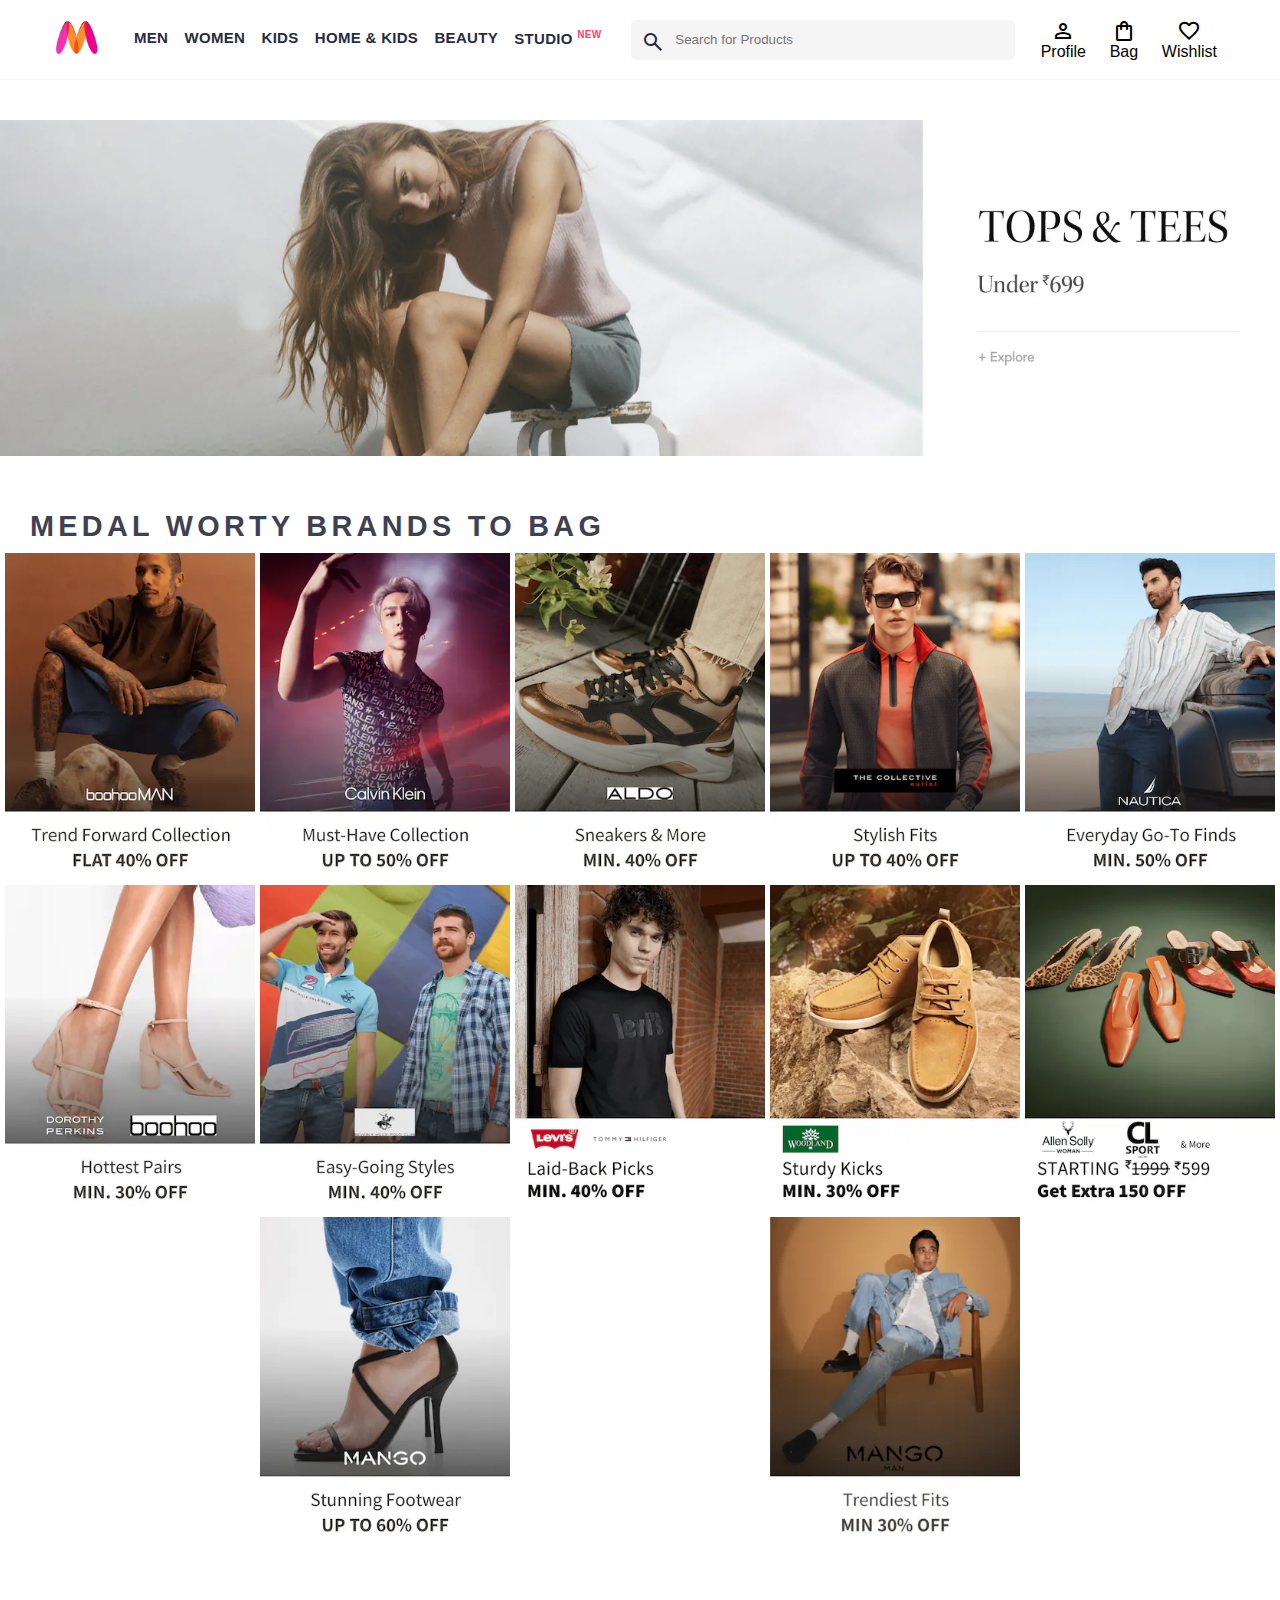
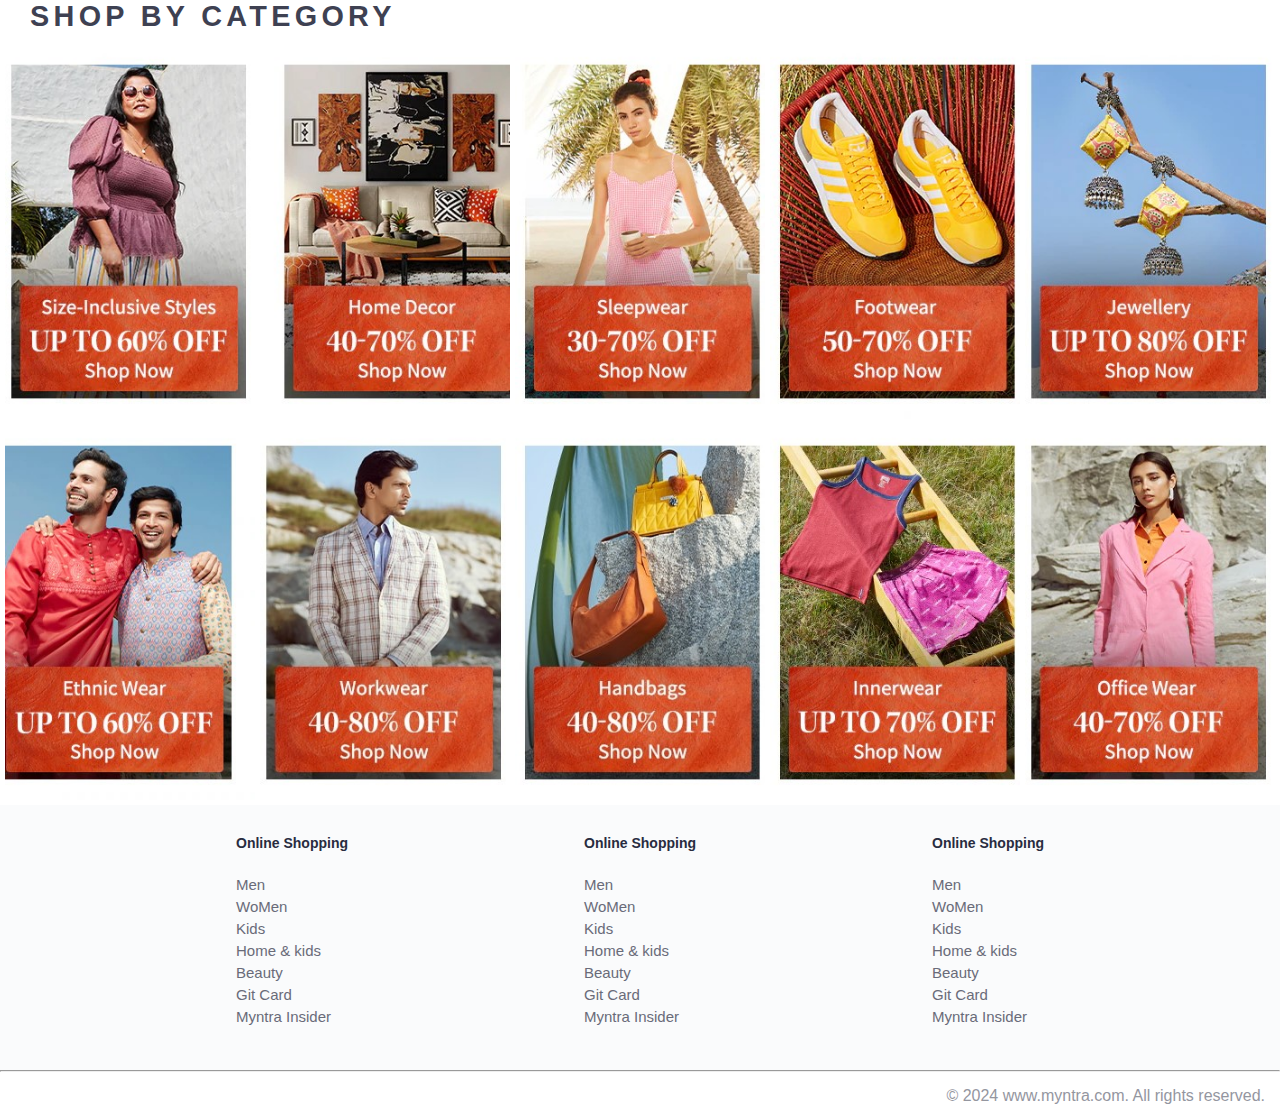
<file: index.html>
<!DOCTYPE html>
<html lang="en">
<head>    
    <title>Myntra Clone</title>  
    <link rel="stylesheet" href="index.css"> 
    <link rel="stylesheet" href="https://fonts.googleapis.com/css2?family=Material+Symbols+Outlined:opsz,wght,FILL,GRAD@20..48,100..700,0..1,-50..200" />



    
</head>
<body>
    <header>
       <div class="log_container">        
            <a href="#" >
                <img class="myntra_Home"src="Images/myntra_logo.webp" alt="MyntraHome">
            </a>
       </div>
       <nav class="nav_bar">
            <a href="#">Men</a>
            <a href="#">WoMen</a>
            <a href="#">Kids</a>
            <a href="#">Home & kids</a>
            <a href="#">Beauty</a>
            <a href="#">Studio
                <sup>New</sup>
            </a>
       </nav>
       <div class="search_bar">
            <span class="material-symbols-outlined search_icon">search</span>
            <input class="search_Input" placeholder="Search for Products">
       </div>
       <div class="Action_bar">
            <div class="Action_Container">
                <span class="material-symbols-outlined Aciton_Icon">person</span>
                <span>Profile</span>
            </div>
            <div class="Action_Container">
                <span class="material-symbols-outlined Aciton_Icon">shopping_bag</span>
                <span>Bag</span>
            </div>
            <div class="Action_Container">
                <span class="material-symbols-outlined Aciton_Icon">favorite</span>
                <span>Wishlist</span>
            </div>
       </div>    
    </header>
    <main>
        <div class="banner_container">
            <img class="Banner_Image" src="Images/banner.jpg" alt="Main Banner">
        </div>
        <div class="category_heading"> Medal worty Brands to Bag</div>
        <div class="category_Items">
            <a href=""><img class="Sale_Item" src="Images/offers/1.png" alt=""></a>
            <a href=""><img class="Sale_Item" src="Images/offers/2.png" alt=""></a>
            <a href=""><img class="Sale_Item" src="Images/offers/3.png" alt=""></a>
            <a href=""><img class="Sale_Item" src="Images/offers/4.png" alt=""></a>
            <a href=""><img class="Sale_Item" src="Images/offers/5.png" alt=""></a>
            <a href=""><img class="Sale_Item" src="Images/offers/6.png" alt=""></a>
            <a href=""><img class="Sale_Item" src="Images/offers/7.png" alt=""></a>
            <a href=""><img class="Sale_Item" src="Images/offers/8.png" alt=""></a>
            <a href=""><img class="Sale_Item" src="Images/offers/9.png" alt=""></a>
            <a href=""><img class="Sale_Item" src="Images/offers/10.png" alt=""></a>
            <a href=""><img class="Sale_Item" src="Images/offers/11.png" alt=""></a>
            <a href=""><img class="Sale_Item" src="Images/offers/12.png" alt=""></a>

        </div>
        <div class="category_heading">Shop by Category</div>
        <div class="category_Items">
            <a href=""><img class="Sale_Item" src="Images/categories/1.jpg" alt=""></a>
            <a href=""><img class="Sale_Item" src="Images/categories/2.jpg" alt=""></a>
            <a href=""><img class="Sale_Item" src="Images/categories/3.jpg" alt=""></a>
            <a href=""><img class="Sale_Item" src="Images/categories/4.jpg" alt=""></a>
            <a href=""><img class="Sale_Item" src="Images/categories/5.jpg" alt=""></a>
            <a href=""><img class="Sale_Item" src="Images/categories/6.jpg" alt=""></a>
            <a href=""><img class="Sale_Item" src="Images/categories/7.jpg" alt=""></a>
            <a href=""><img class="Sale_Item" src="Images/categories/8.jpg" alt=""></a>
            <a href=""><img class="Sale_Item" src="Images/categories/9.jpg" alt=""></a>
            <a href=""><img class="Sale_Item" src="Images/categories/10.jpg" alt=""></a>

        </div>
    </main>
    <footer>
        <div class="footer_container">
            <div class="footer_column">
                <h3>Online Shopping</h3>
                <a href="#">Men</a>
                <a href="#">WoMen</a>
                <a href="#">Kids</a>
                <a href="#">Home & kids</a>
                <a href="#">Beauty</a>
                <a href="#">Git Card</a>
                <a href="#">Myntra Insider</a>
            </div>
            <div class="footer_column">
                <h3>Online Shopping</h3>
                <a href="#">Men</a>
                <a href="#">WoMen</a>
                <a href="#">Kids</a>
                <a href="#">Home & kids</a>
                <a href="#">Beauty</a>
                <a href="#">Git Card</a>
                <a href="#">Myntra Insider</a>
            </div>
            <div class="footer_column">
                <h3>Online Shopping</h3>
                <a href="#">Men</a>
                <a href="#">WoMen</a>
                <a href="#">Kids</a>
                <a href="#">Home & kids</a>
                <a href="#">Beauty</a>
                <a href="#">Git Card</a>
                <a href="#">Myntra Insider</a>
            </div>
        </div>
        <hr>
        <div class="copyright">© 2024 www.myntra.com. All rights reserved.</div>
    </footer>
</body>
</html>
</file>
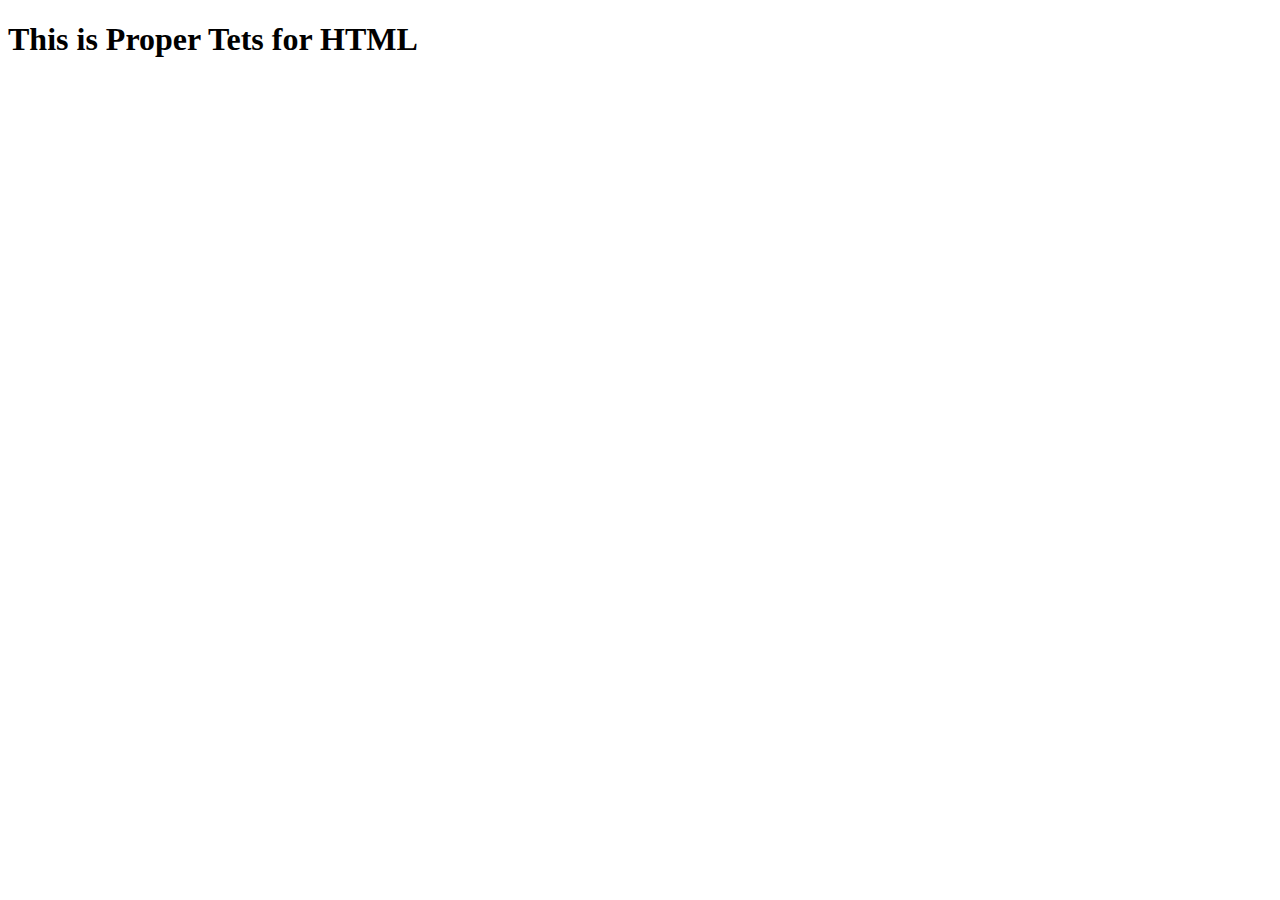
<file: HTMl/index.html>
<!DOCTYPE html>
<html lang="en">
<head>
    <meta charset="UTF-8">
    <meta name="viewport" content="width=device-width, initial-scale=1.0">
    <title>Document</title>
</head>
<body>
    <h1>This is Proper Tets for HTML</h1>
</body>
</html>
</file>
<file: index.css>
*{
    margin: 0px;
    padding: 0px;
    font-family: Assistant,-apple-system,BlinkMacSystemFont,Segoe UI,Roboto,Helvetica,Arial,sans-serif;
    box-sizing: border-box;
}
header{
    display: flex;
    height: 80px;
    background-color: #fff;
    align-items: center;
    justify-content: space-between;
    border-bottom: 1px solid #f6f6f6;
}
.myntra_Home {
    height: 45px;
    width: 53px;
}
.log_container{
    margin-left: 4%;   
}
.Action_bar{
    margin-right: 4%;
}
.nav_bar{
    display: flex;
    min-width: 500px;
    justify-content: space-evenly;
}
.nav_bar a{
    text-align: center;
    text-decoration: none;
    font-size: 15px;
    letter-spacing: .3px;
    color: #282c3f;
    font-weight: 700;
    text-transform: uppercase;
    padding-top: 28px;
    padding-bottom: 28px;
    box-sizing: content-box;
    border-bottom: 4px solid #ffff;
}
.nav_bar a:hover{
    border-bottom: 4px solid #ff3f6c;
}
.nav_bar a sup {
    color: #ff3f6c;
    font-size: 10px;
}

.search_bar{
   
    height: 40px;
    min-width: 200px;
    width: 30%;
    display: flex;
    align-items: center;
    border-radius: 5px;
    
}
.search_icon{
    height: 20px;   
    text-decoration: none;
    color: #282c3f;
    background: #f5f5f6;
    padding: 10px;
    box-sizing: content-box;
    font-weight: 250;
    border-radius: 5px 0 0 5px;
    
}
.search_Input {
    height: 40px;
    color: #696e79;
    background: #f5f5f6;
    flex-grow: 1;
    border: 0;
    border-radius: 0 5px 5px 0;
}

.Action_bar{
    display: flex;
    justify-content: space-around;
    min-width: 200px;
}
.Action_Container{
    display: flex;
    flex-direction: column;
    align-items: center;
}


/* Main Seciton*/

.banner_container{
    margin: 40px 0 40px 0;
}
.Banner_Image{
    width: 100%;
    
}
.category_heading{
    text-transform: uppercase;
    font-size: 1.8em;
    letter-spacing: .15em;
    font-weight: 700;
    max-height: 5em;
    margin: 50px 0 10px 30px;
    color: #3e4152;
}

.category_Items{
    display: flex;
    flex-wrap: wrap;
    justify-content: space-evenly;
}

.Sale_Item{
    width: 250px;
}

.footer_container{
    padding: 30px 0px 40px 0px;
    background: #fafbfc;
    display: flex;
    justify-content: space-evenly;
   
}
.footer_column {
    display: flex;
    flex-direction: column;
}
.footer_column a{
    font-size: 14px;
    color: #696b79;
    display: block;
    font-size: 15px;
    text-decoration: none;
    padding-bottom: 5px;
}
.footer_column h3{
text-decoration: none;
    color: #282c3f;
    font-size: 14px;
    margin-bottom: 25px;
}
.copyright{
    color: #94969f;
    margin-left: 100px;
    text-align: right;
    padding: 15px;
}
</file>
